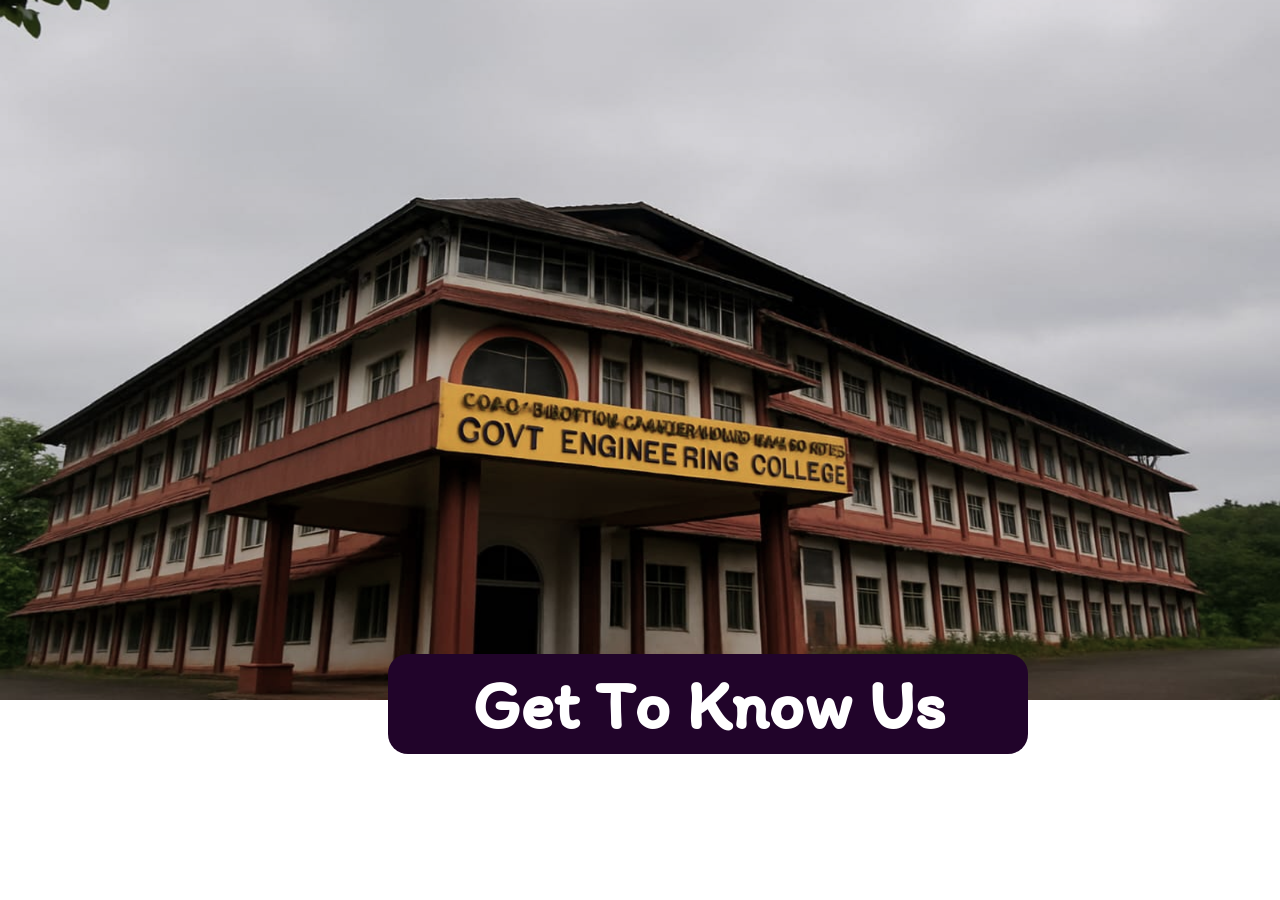
<file: Aboout Us/Canvas/index.html>
<!DOCTYPE html>
<html lang="en">
<head>
    <meta charset="UTF-8">
    <meta name="viewport" content="width=device-width, initial-scale=1.0">
    <title>About Us</title>
    <link rel="stylesheet" href="style.css">
    
</head>
<body>
    <!-- head -->
    <!-- <div class="head">
    <img src="Image/Back.png" alt="backtomenu">
    <h1>About Us</h1>
    </div> -->
    <!-- image -->
     <div class="collegeimg">
        <img src="Image/college.png" alt="college image">
     </div>
     <div class="knowus">
        <h1>Get To Know Us</h1>
    </div>
    <div class="clear"></div>
</body>
</html>
</file>
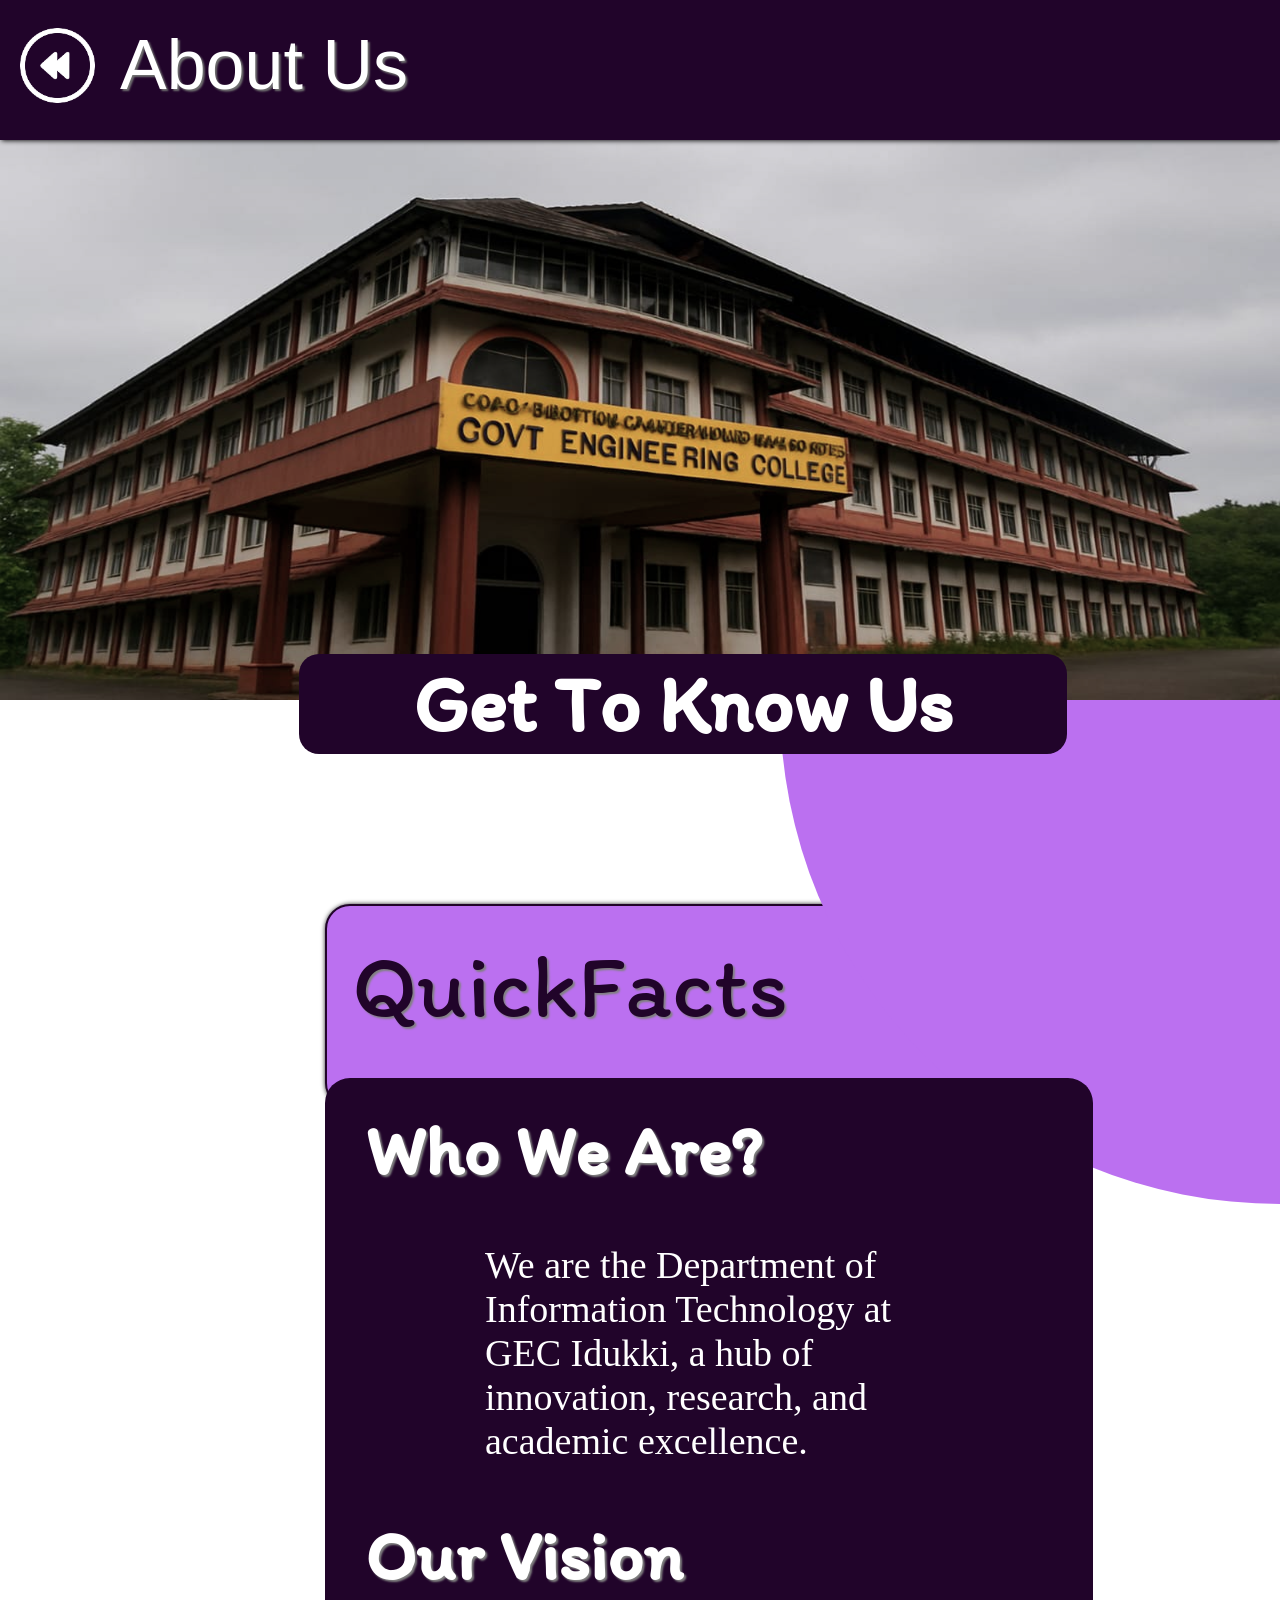
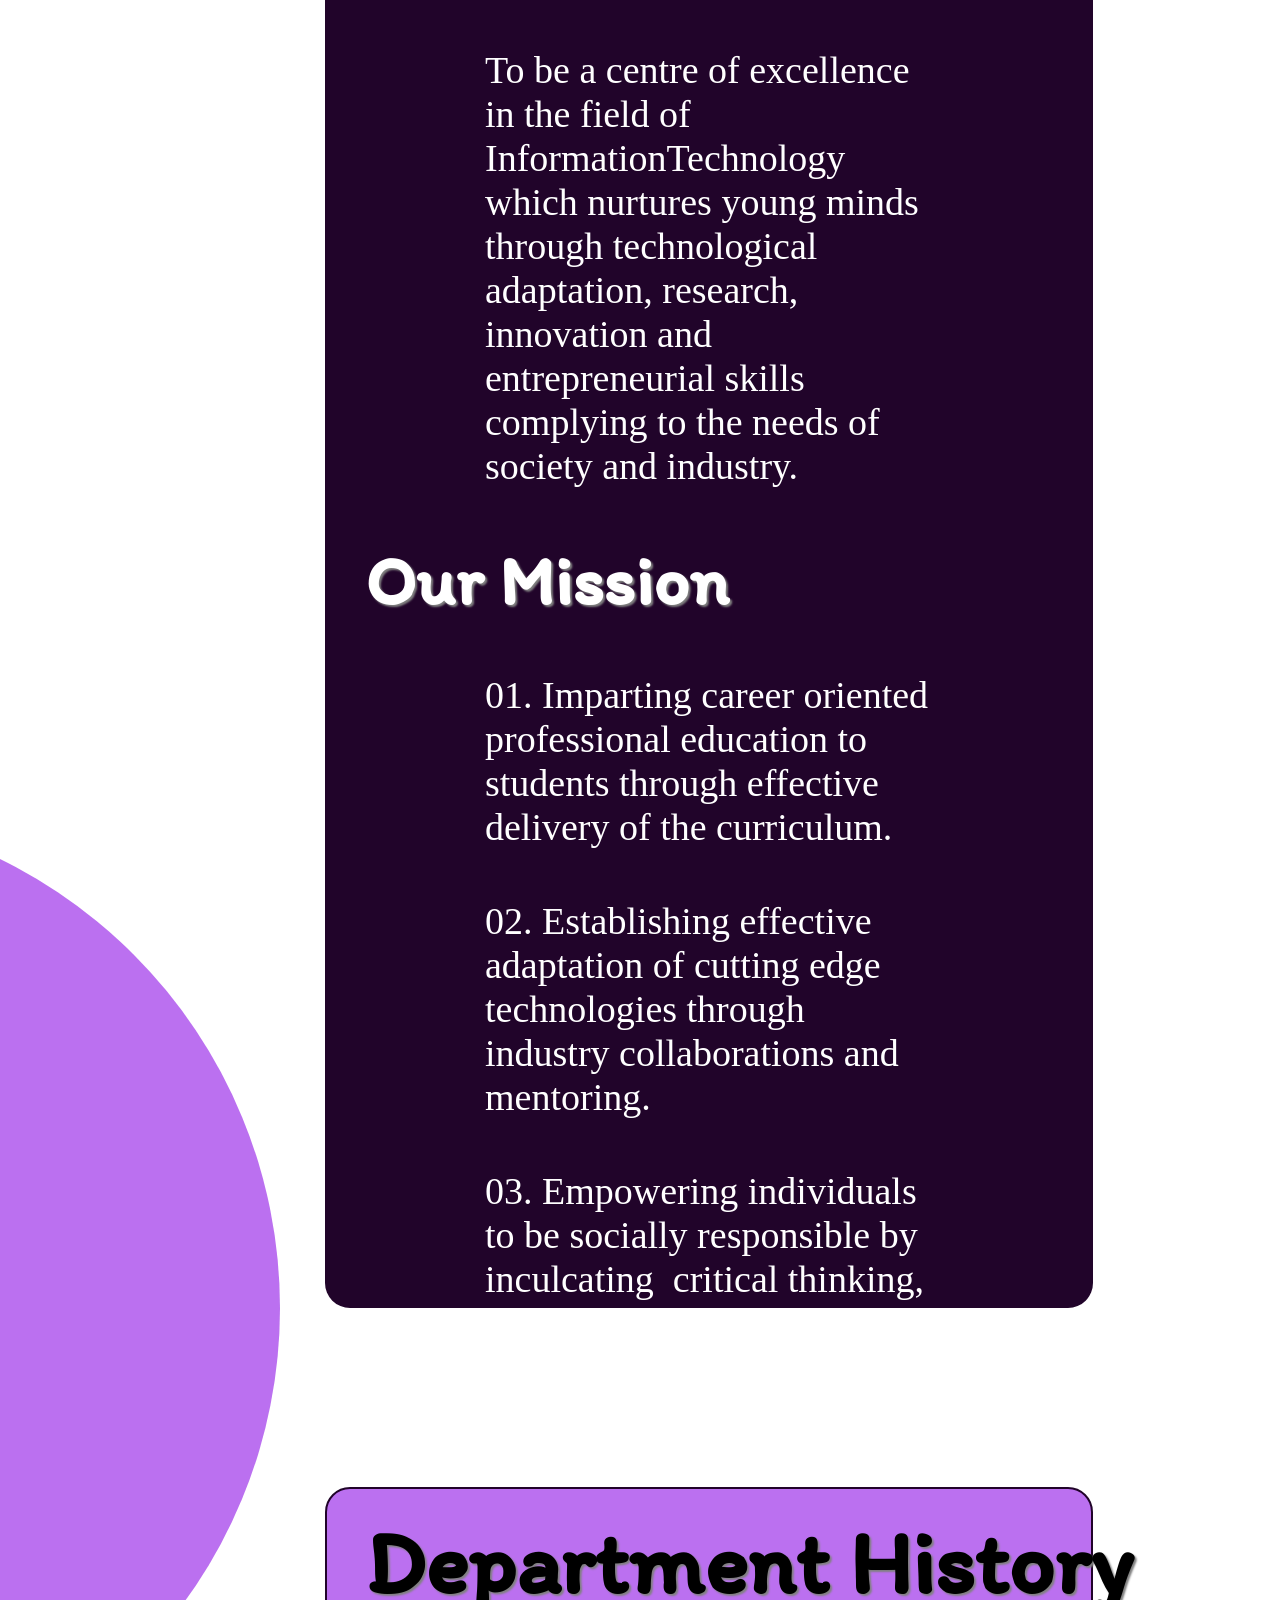
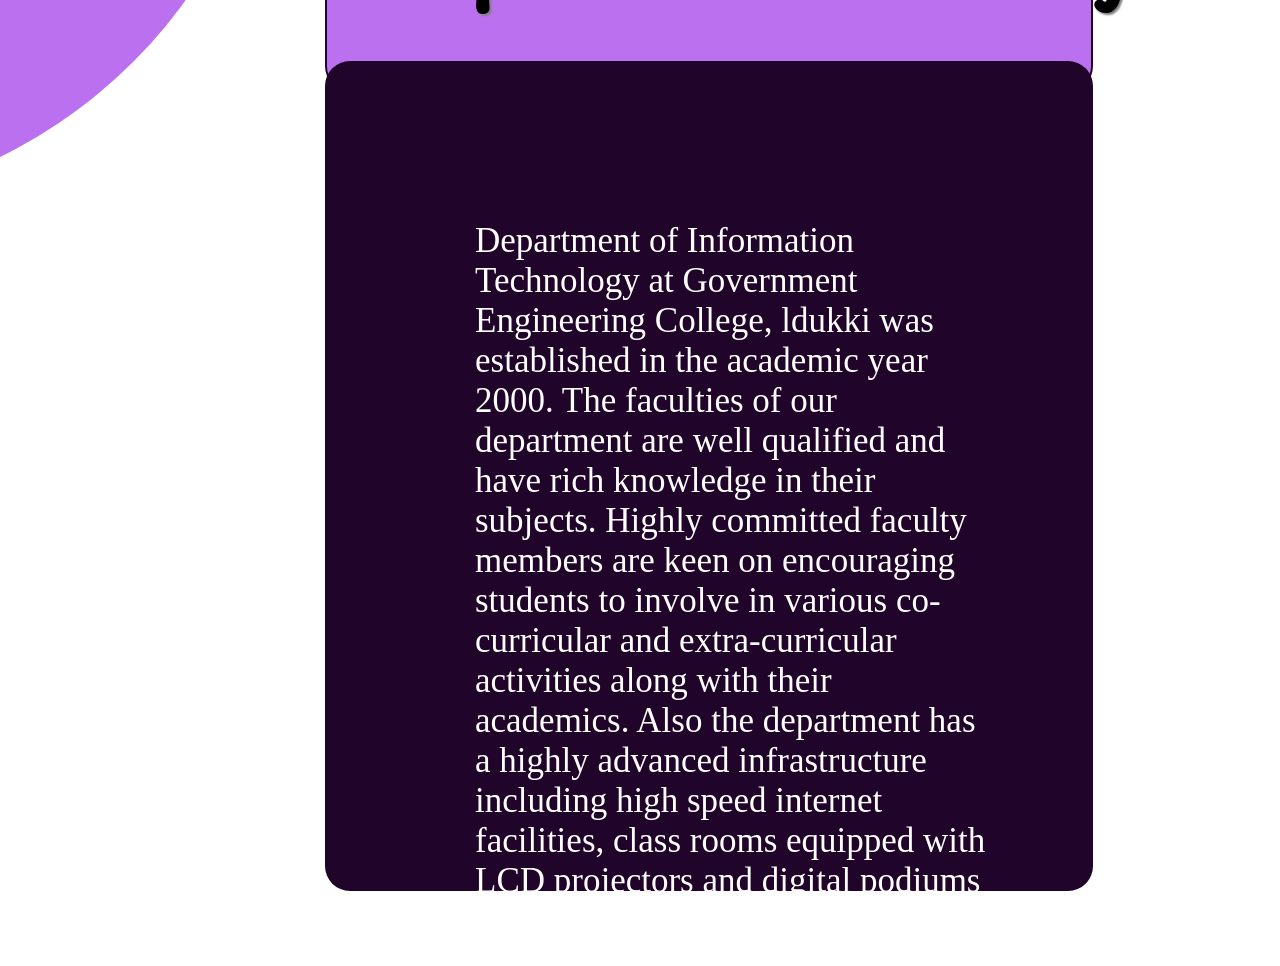
<file: Aboout Us/Content 2/index.html>
<!DOCTYPE html>
<html lang="en">

<head>
    <meta charset="UTF-8">
    <meta name="viewport" content="width=device-width, initial-scale=1.0">
    <title>About Us</title>
    <link rel="stylesheet" href="style.css">

</head>

<body>
    <div id="scale-wrapper">
        <!-- head -->
        <div class="head">
            <img src="Image/Back.png" alt="backtomenu">
            <h1>About Us</h1>
        </div>
        <!-- image -->
        <div class="collegeimg">
            <img src="Image/college.png" alt="college image">
        </div>
        <div class="knowus">
            <h1>Get To Know Us</h1>
        </div>
        <!-- design -->
        <div class="cir"></div>

        <!-- quickfacts -->
        <div class="qfact">
            <div class="head">
                <h1>QuickFacts</h1>
            </div>
            <div class="body">
                <h2>Who We Are?</h2>
                <p>We are the Department of Information Technology at GEC Idukki, a hub of innovation, research, and
                    academic excellence.</p>
                <h2>Our Vision</h2>
                <p>To be a centre of excellence in the field of InformationTechnology which nurtures young minds through
                    technological<br>adaptation, research, innovation and entrepreneurial skills<br>complying to the
                    needs
                    of
                    society and industry.</p>
                <h2>Our Mission</h2>
                <p>01. Imparting career oriented professional education to students through effective delivery of the
                    curriculum.</p>

                <p>02. Establishing effective adaptation of cutting edge technologies through industry collaborations
                    and
                    mentoring.</p>

                <p>03. Empowering individuals to be socially responsible by inculcating  critical thinking, innovation
                    and
                    ethical values.</p>
            </div>
        </div>
        <!-- design -->
        <div class="cir2"></div>

        <!-- quickfacts -->
        <div class="qfact">
            <h1 id="dh">Department History</h1>
            <div class="head1"></div>
            <div class="body1">

                <p id="dhp">Department of Information Technology at Government Engineering College, ldukki was
                    established in the
                    academic year 2000. The faculties of our department are well qualified and have rich knowledge in
                    their
                    subjects. Highly committed faculty members are keen on encouraging students to involve in various
                    co-curricular and extra-curricular activities along with their academics. Also the department has a
                    highly advanced infrastructure including high speed internet facilities, class rooms equipped with
                    LCD
                    projectors and digital podiums</p>

            </div>
        </div>
        <div class="clear"></div>
    </div>
 

</body>

</html>
</file>
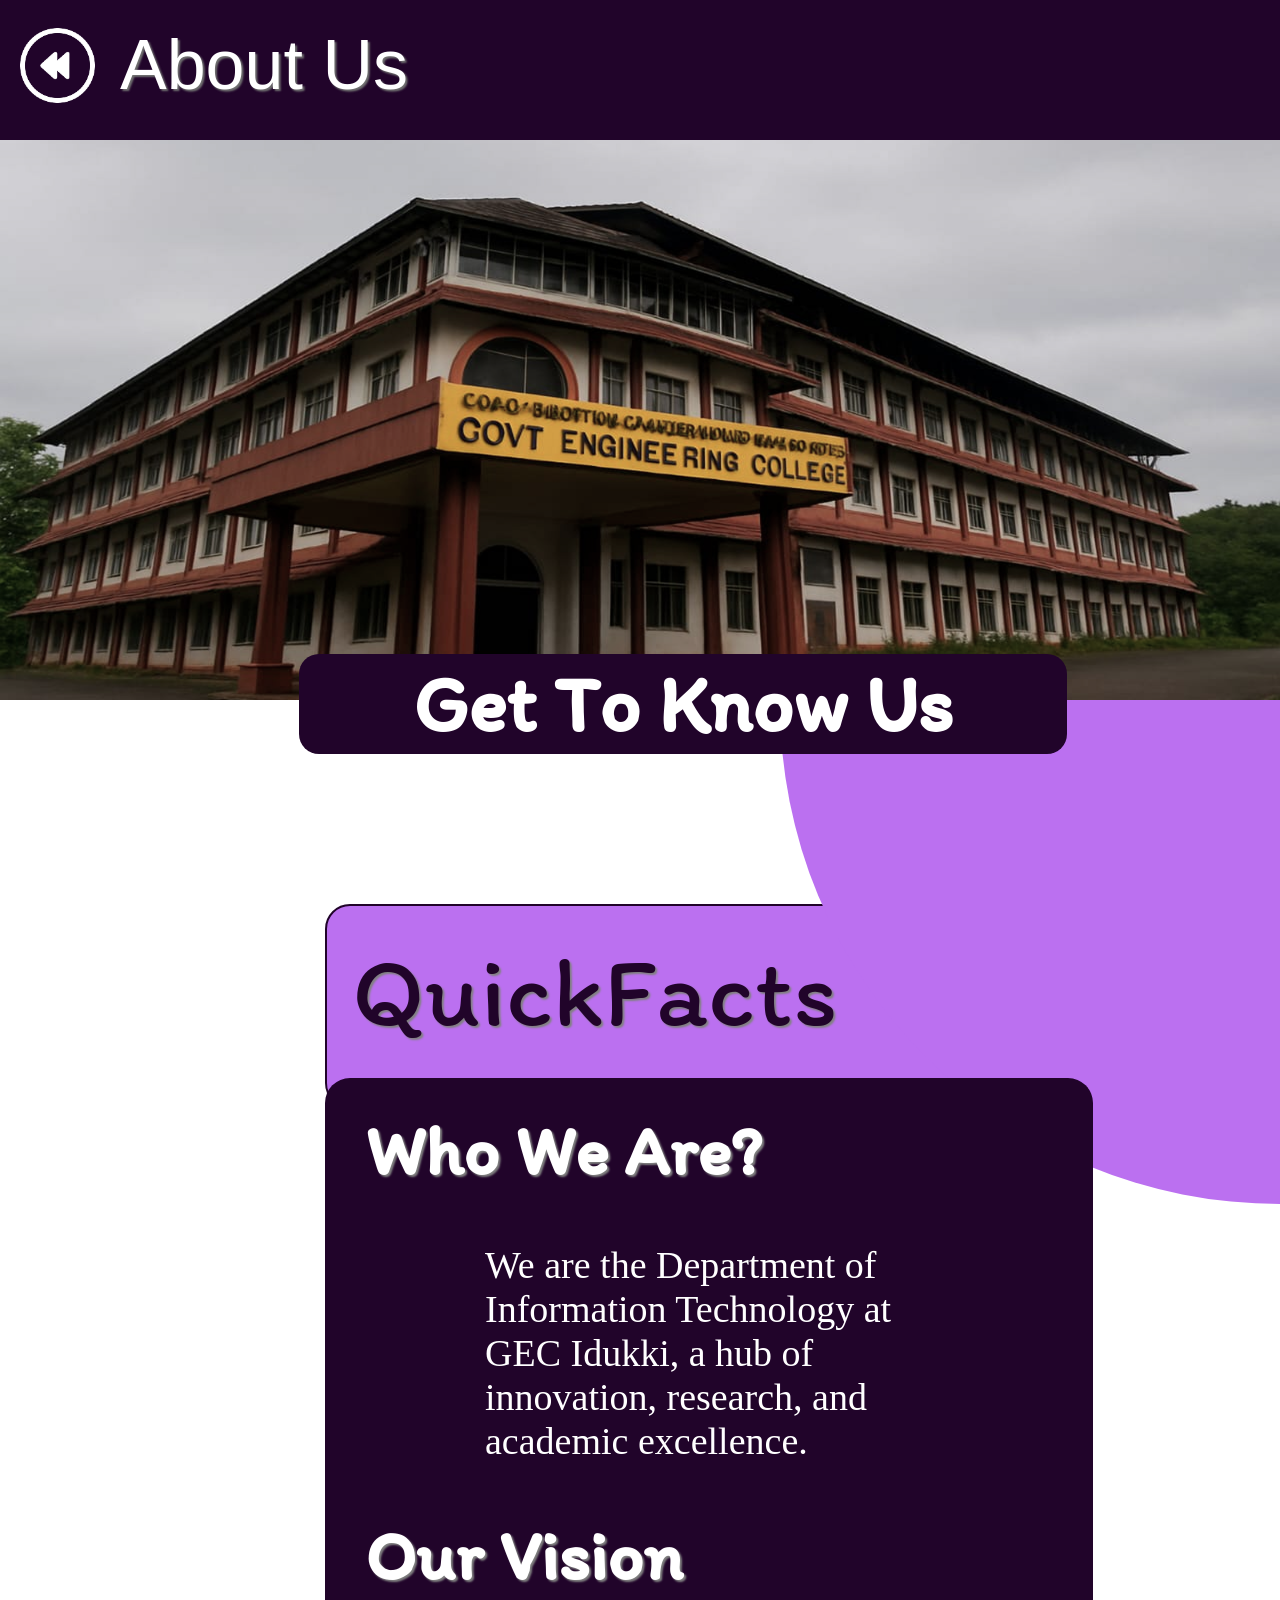
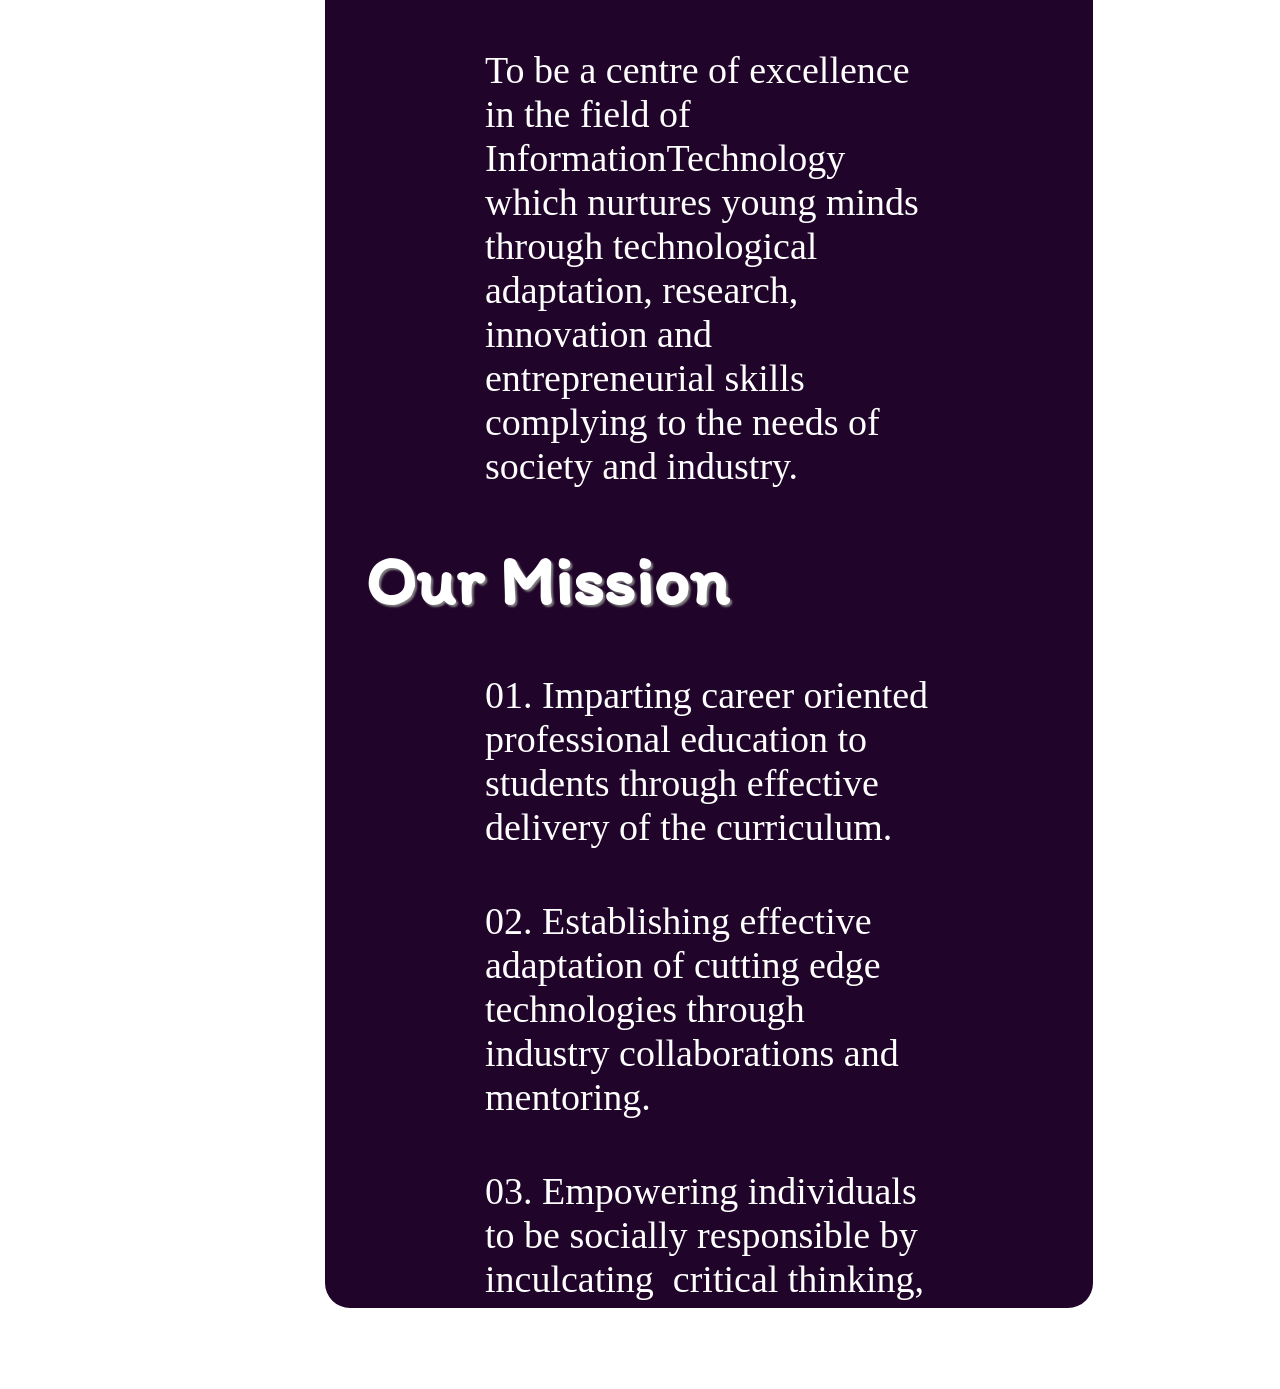
<file: Aboout Us/Content/index.html>
<!DOCTYPE html>
<html lang="en">

<head>
    <meta charset="UTF-8">
    <meta name="viewport" content="width=device-width, initial-scale=1.0">
    <title>About Us</title>
    <link rel="stylesheet" href="style.css">

</head>

<body>
    <!-- head -->
    <div class="head">
        <a href="../../homepage/index.html">
        <img src="Image/Back.png" alt="backtomenu">
        <h1>About Us</h1></a>
    </div>
    <!-- image -->
    <div class="collegeimg">
        <img src="Image/college.png" alt="college image">
    </div>
    <div class="knowus">
        <h1>Get To Know Us</h1>
    </div>
    <!-- design -->
    <div class="cir"></div>

    <!-- quickfacts -->
    <div class="qfact">
        <div class="head">
            <h1>QuickFacts</h1>
        </div>
        <div class="body">
            <h2>Who We Are?</h2>
            <p>We are the Department of Information Technology at GEC Idukki, a hub of innovation, research, and
                academic excellence.</p>
            <h2>Our Vision</h2>
            <p>To be a centre of excellence in the field of InformationTechnology which nurtures young minds through
                technological<br>adaptation, research, innovation and entrepreneurial skills<br>complying to the needs of
                society and industry.</p>
                 <h2>Our Mission</h2>
            <p>01. Imparting career oriented professional education to students through effective delivery of the curriculum.</p>

<p>02. Establishing effective adaptation of cutting edge technologies through industry collaborations and mentoring.</p>

<p>03. Empowering individuals to be socially responsible by inculcating  critical thinking, innovation and ethical values.</p>
        </div>
    </div>
    <div class="clear"></div>
</body>

</html>
</file>
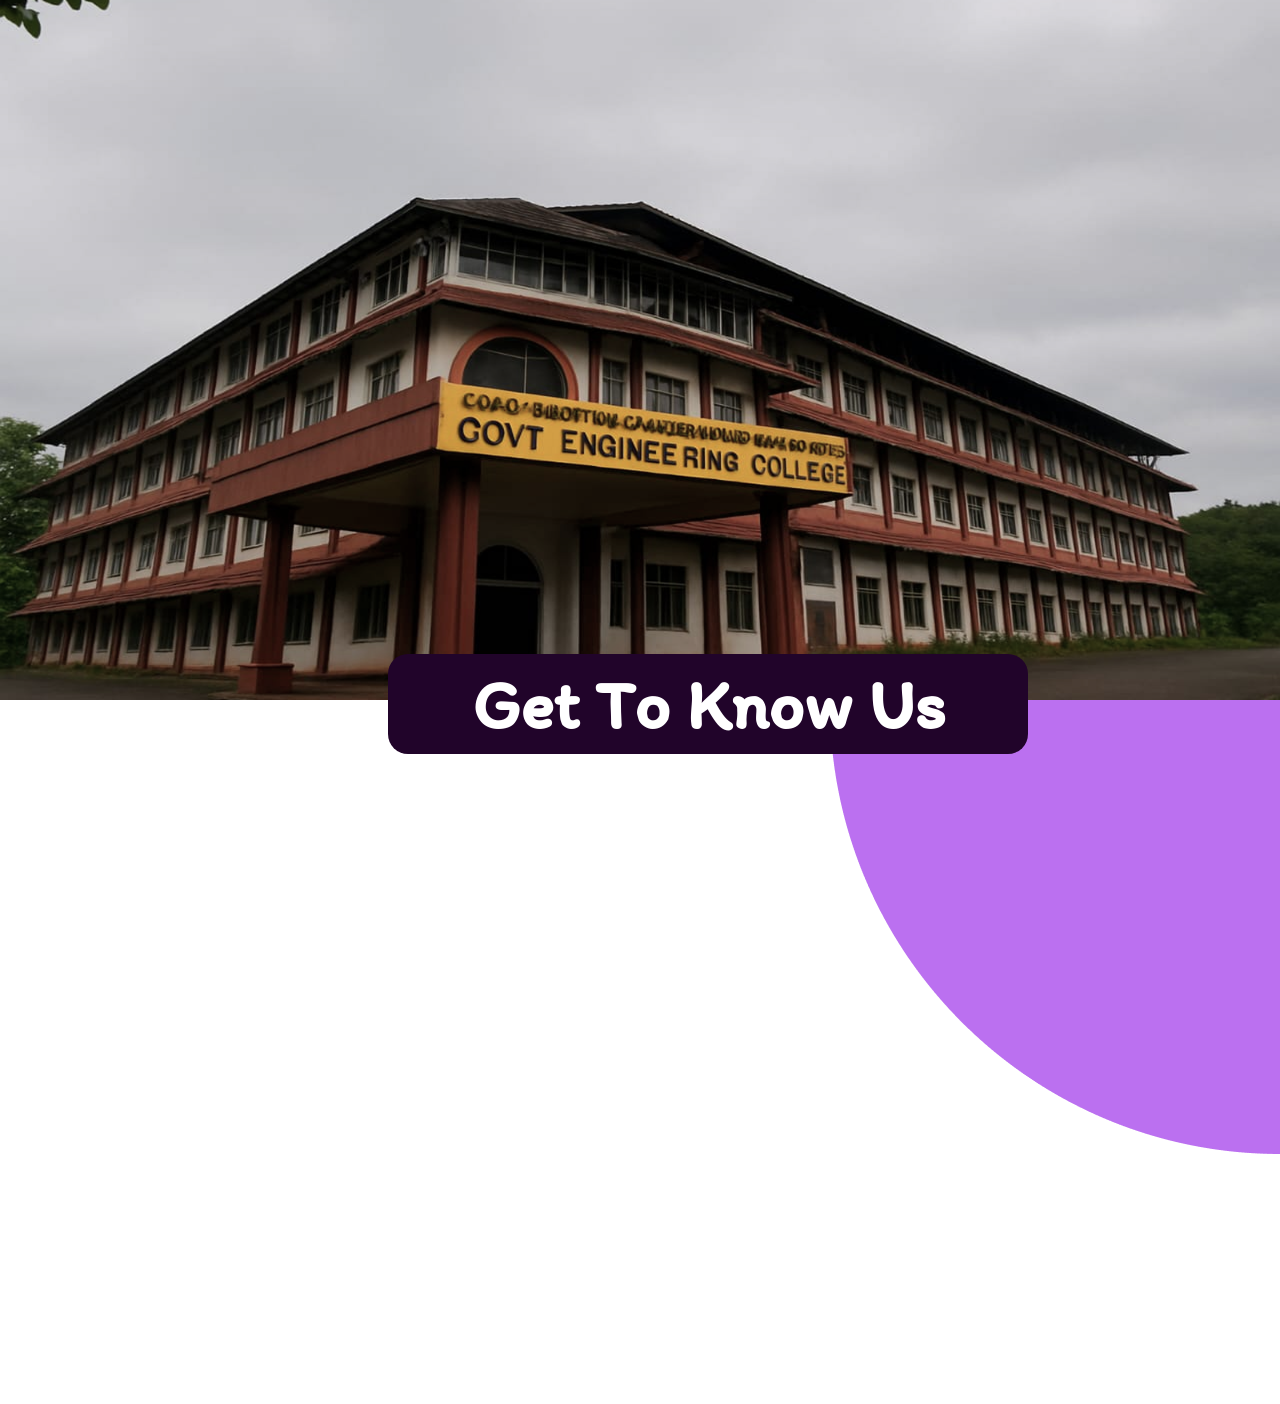
<file: Aboout Us/Design/index.html>
<!DOCTYPE html>
<html lang="en">
<head>
    <meta charset="UTF-8">
    <meta name="viewport" content="width=device-width, initial-scale=1.0">
    <title>About Us</title>
    <link rel="stylesheet" href="style.css">
    
</head>
<body>
    <!-- head -->
    <!-- <div class="head">
    <img src="Image/Back.png" alt="backtomenu">
    <h1>About Us</h1>
    </div> -->
    <!-- image -->
     <div class="collegeimg">
        <img src="Image/college.png" alt="college image">
     </div>
     <div class="knowus">
        <h1>Get To Know Us</h1>
    </div>
    <!-- design -->
     <div class="cir"><img src="Image/Circle.png" alt="bg"></div>
    <div class="clear"></div>
  
</body>
</html>
</file>
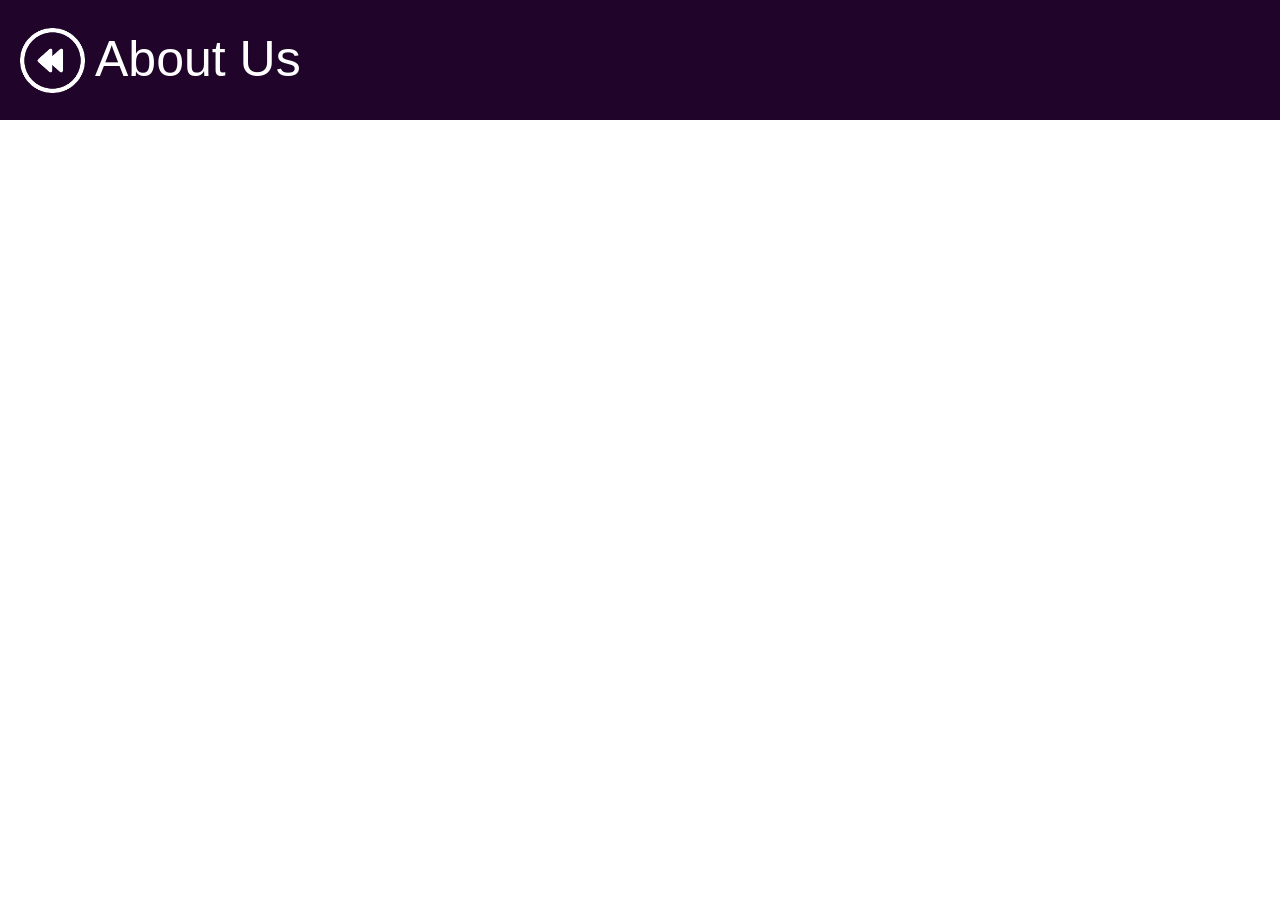
<file: Aboout Us/header/index.html>
<!DOCTYPE html>
<html lang="en">
<head>
    <meta charset="UTF-8">
    <meta name="viewport" content="width=device-width, initial-scale=1.0">
    <title>About Us</title>
    <link rel="stylesheet" href="style.css">
</head>
<body>
    <div class="head">
    <img src="Image/Back.png" alt="backtomenu">
    <h1>About Us</h1>
    </div>
    <div class="clear"></div>
</body>
</html>
</file>
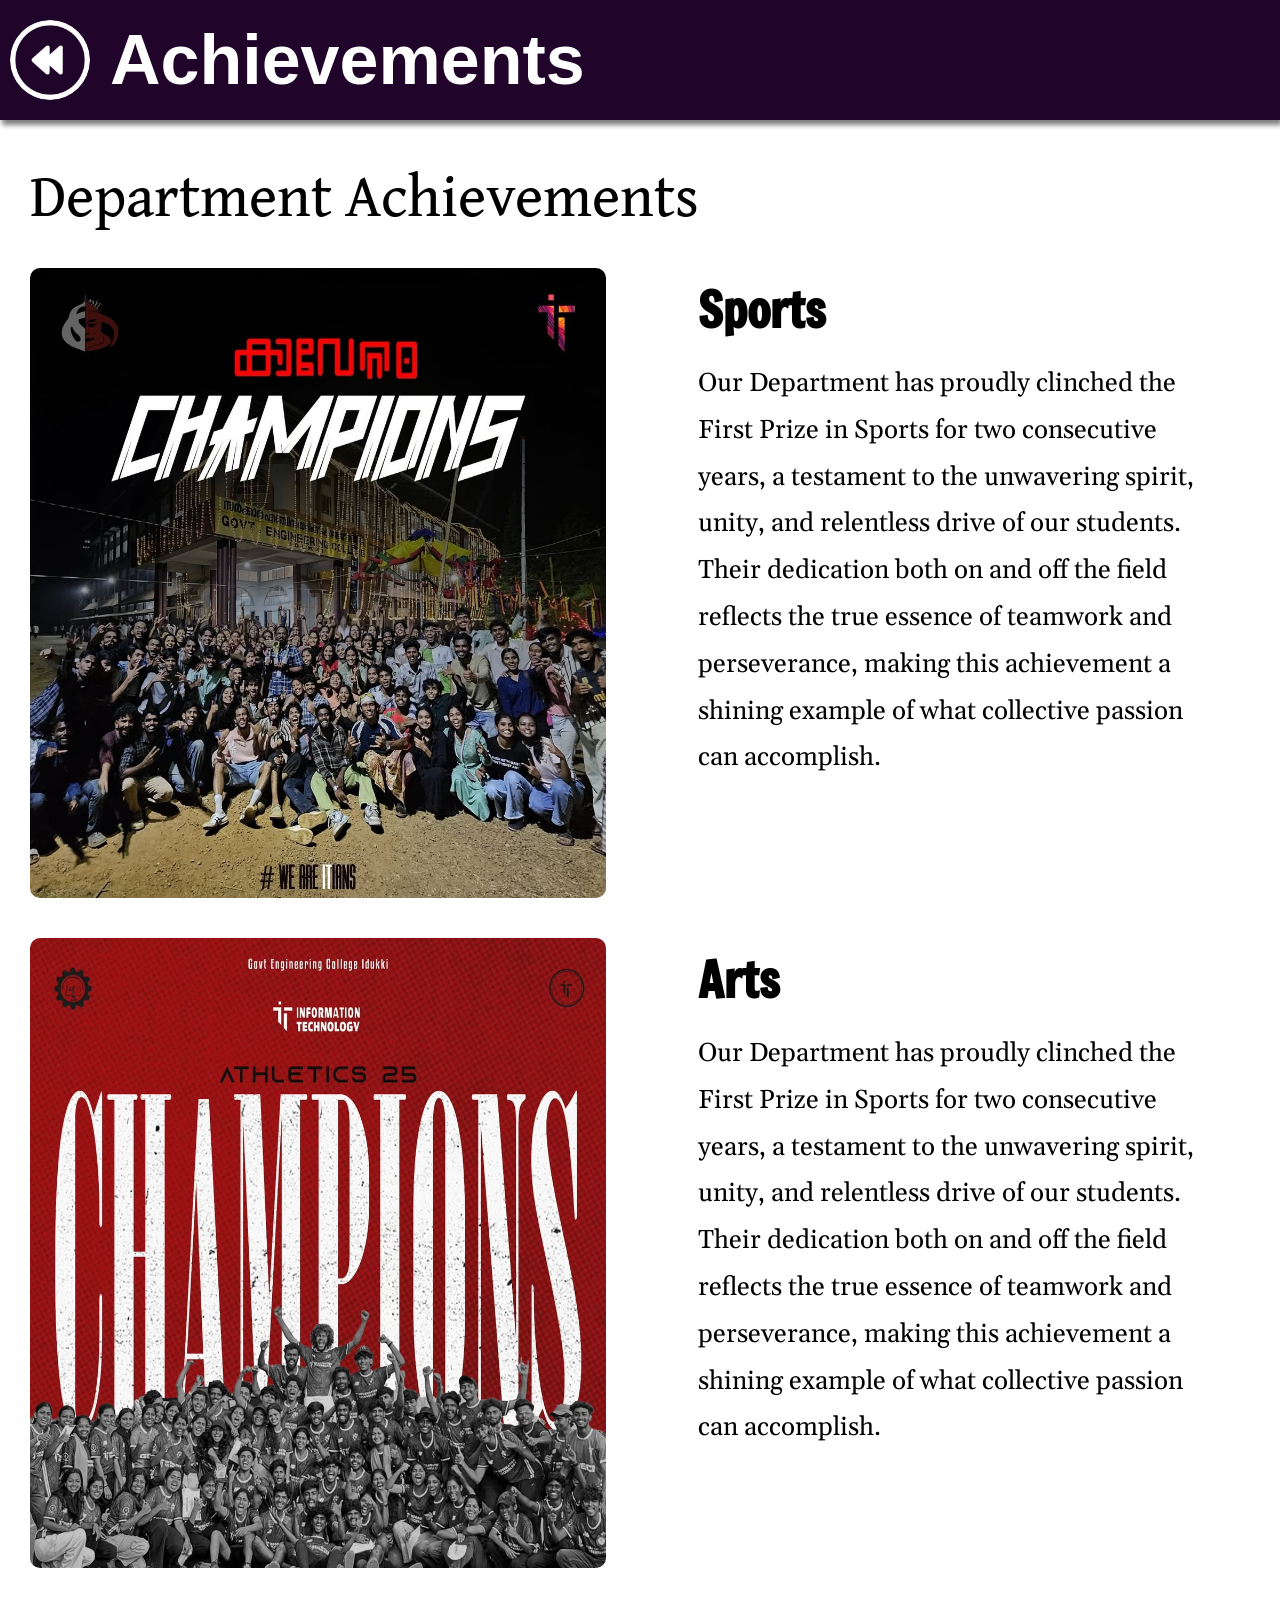
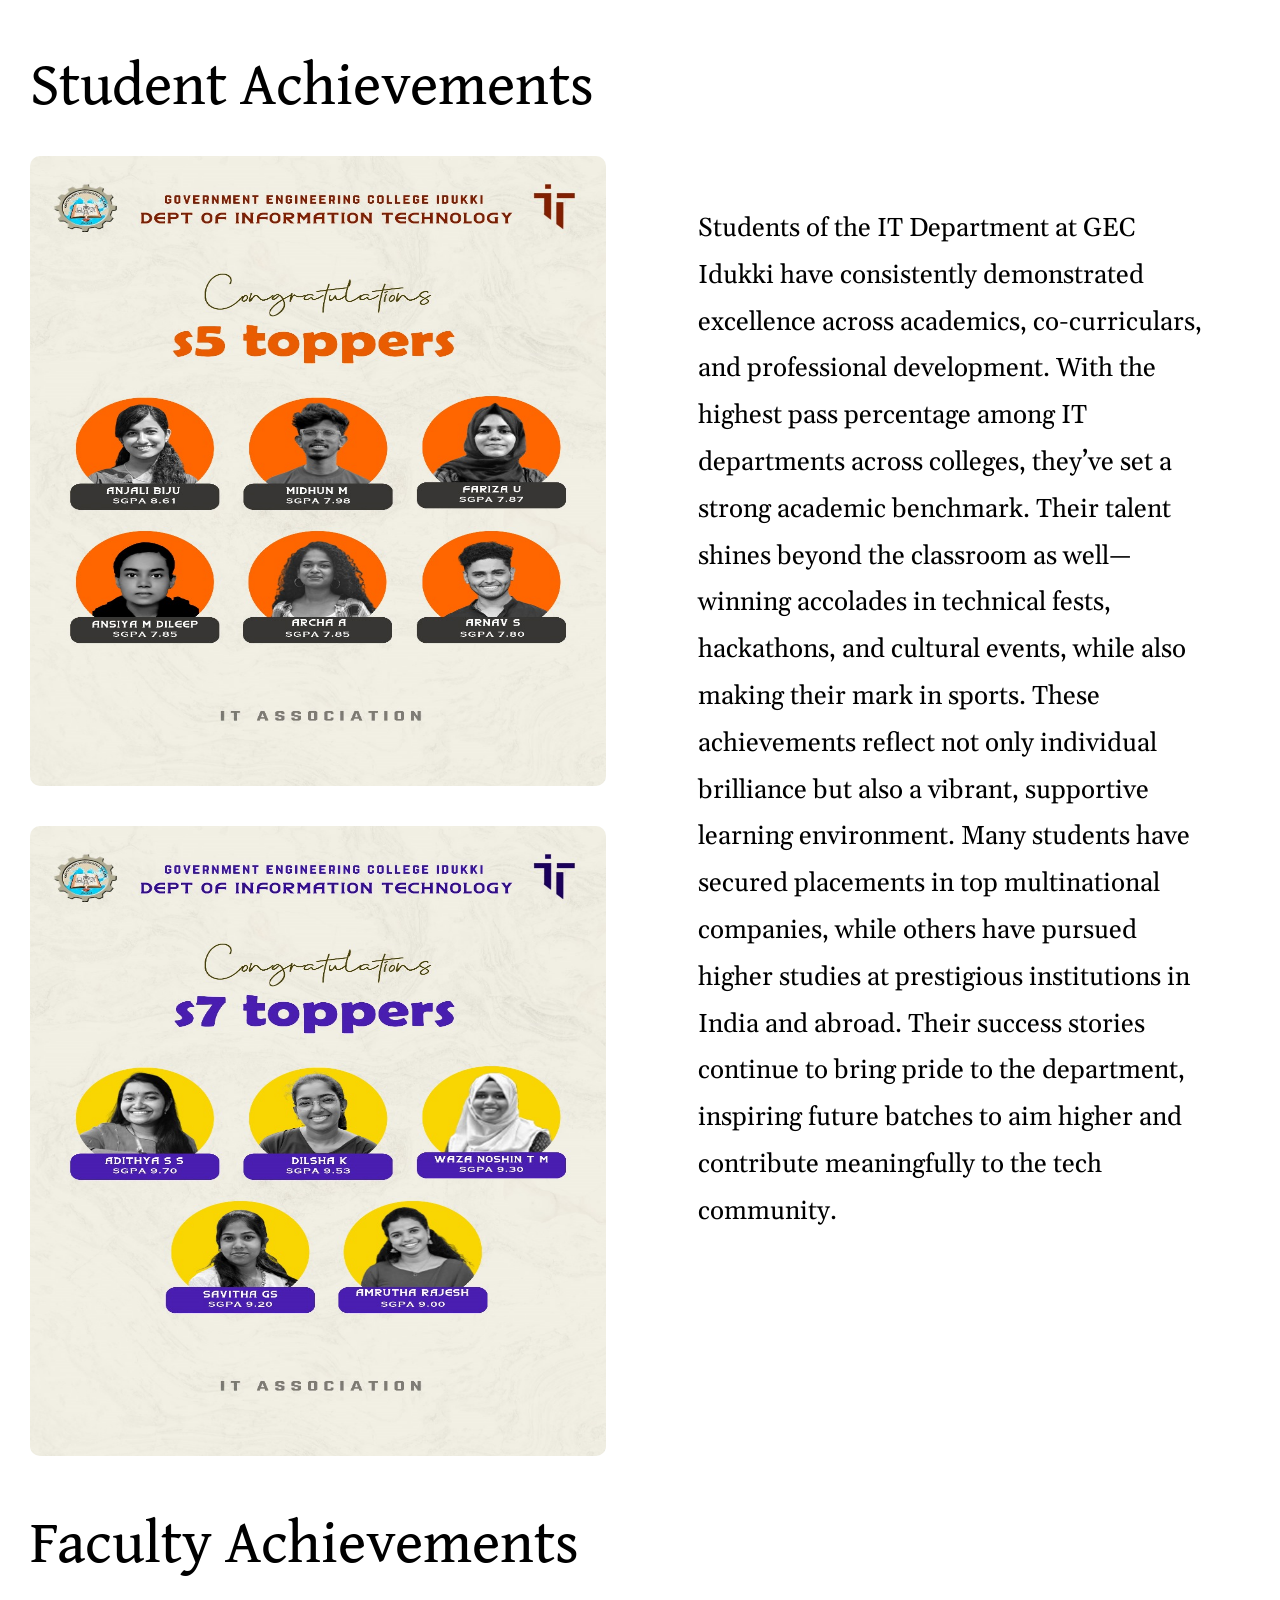
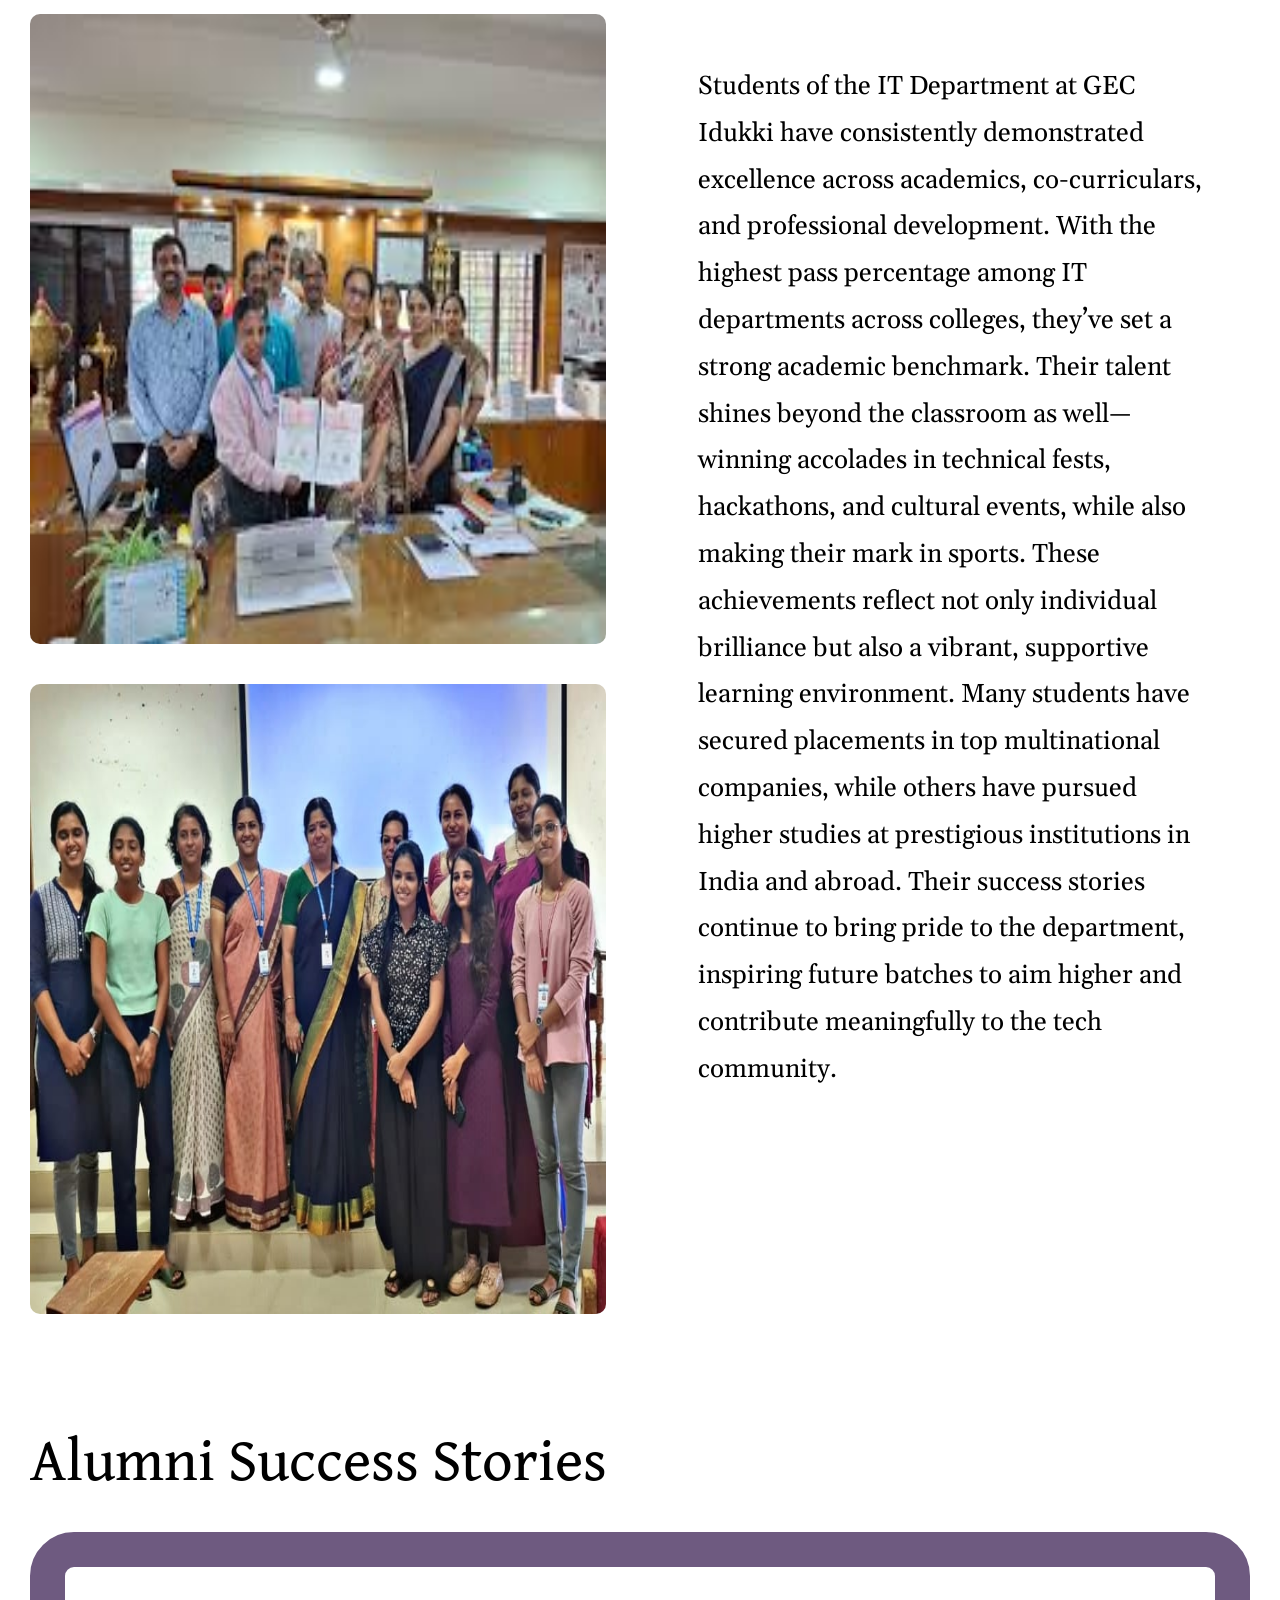
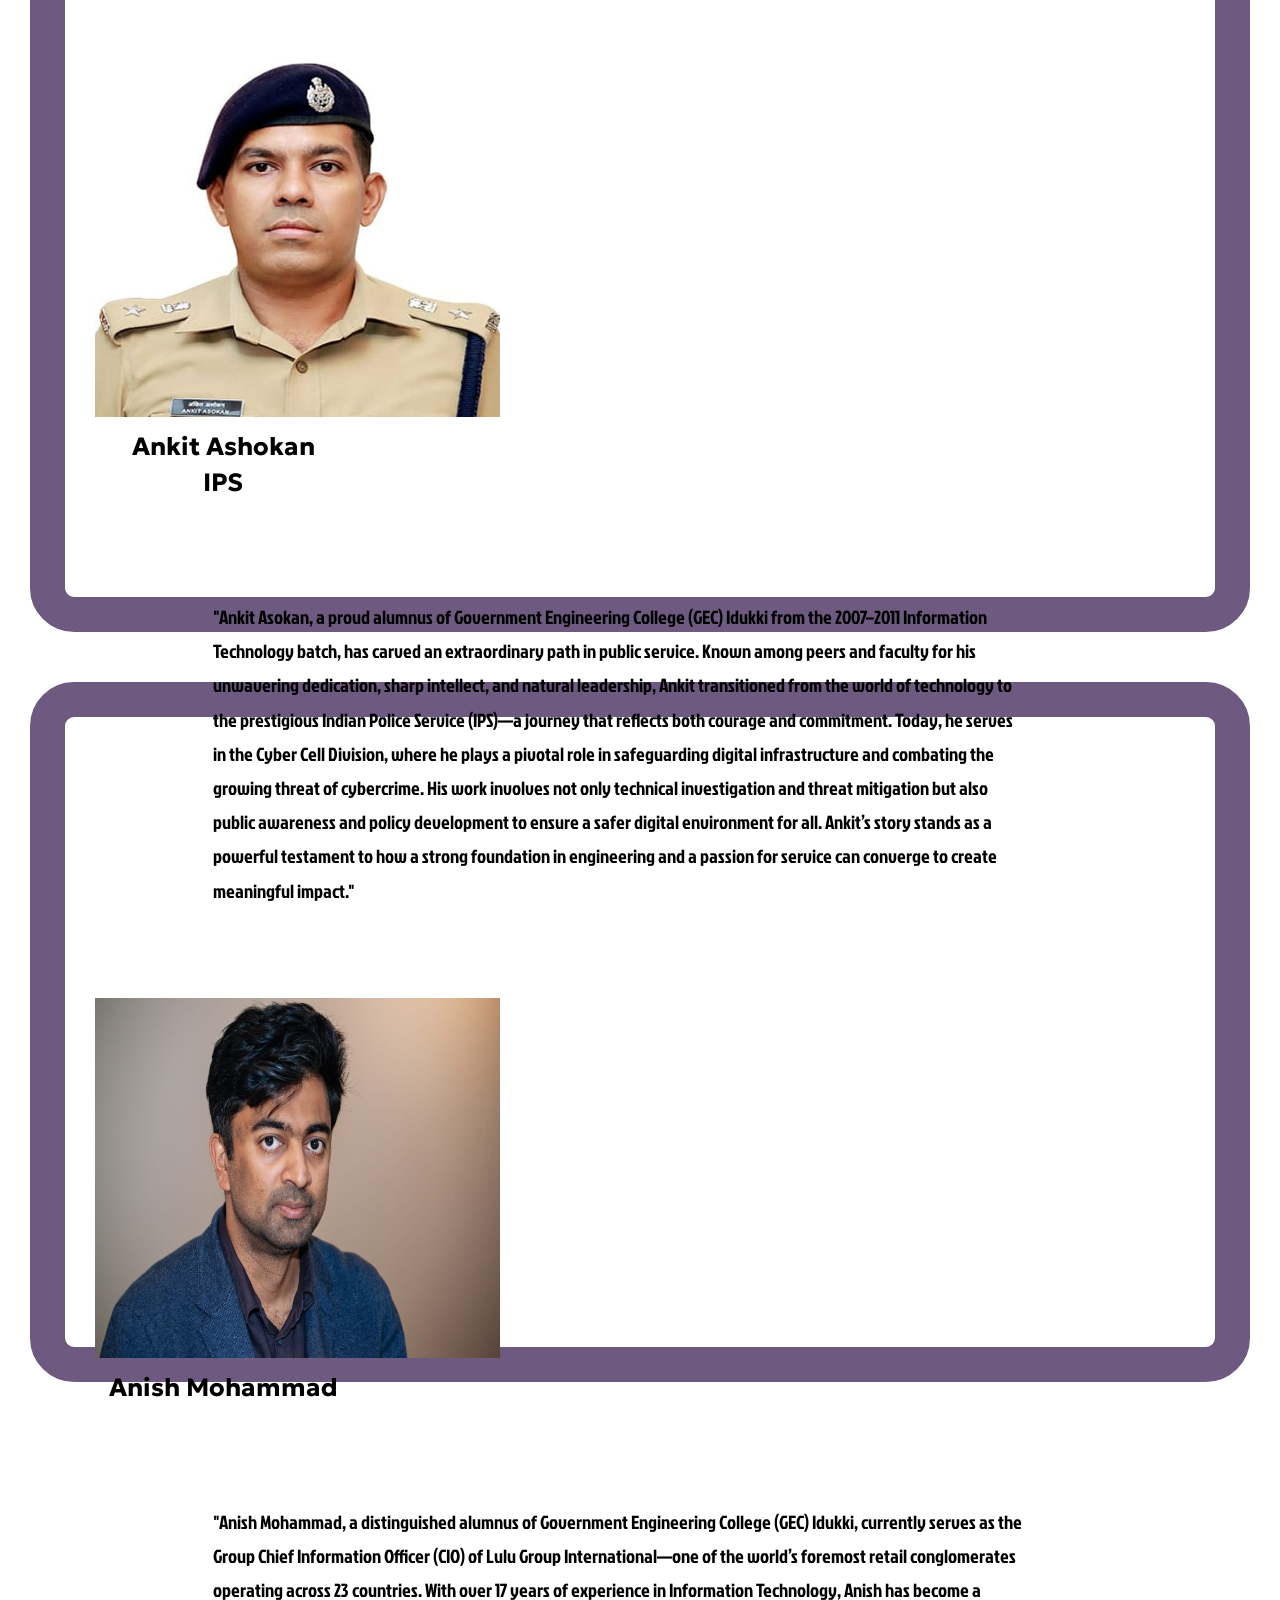
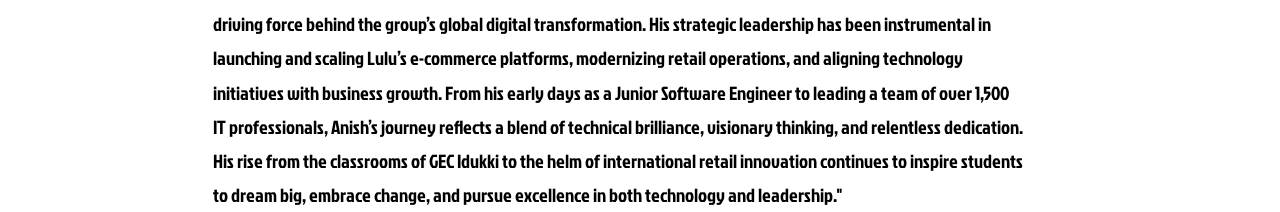
<file: achievements.html>
<!DOCTYPE html>
<html lang="en">

<head>
    <meta charset="UTF-8">
    <meta name="viewport" content="width=device-width, initial-scale=1.0">
    <title>Achievements</title>
    <link rel="stylesheet" href="achievements.css">
</head>

<body>
    <!-- header -->
    <header>
        <div class="page-header">
            <div class="back-button">
                <a href=""><img src="images/backward-icon.png" alt="backward-icon"></a>
            </div>
            <div class="page-heading">
                <h1>Achievements</h1>
            </div>

        </div>
    </header>
    <!-- page-body -->
    <div class="page-body">
        <div class="body-header">
            <h2>Department Achievements</h2>
        </div>
        <div class="cards">
            <div class="card-img">
                <img src="images/Sports.jpeg" alt="Sports image" onclick="openModal(this)">
            </div>
            <div class="card-body">
                <div class="card-head">
                    <h3>Sports</h3>
                </div>
                <div class="card-para">
                    <p>Our Department has proudly clinched the First Prize in Sports for two consecutive years, a
                        testament to the unwavering spirit, unity, and relentless drive of our students. Their
                        dedication both on and off the field reflects the true essence of teamwork and perseverance,
                        making this achievement a shining example of what collective passion can accomplish.
                    </p>
                </div>
            </div>
            <div class="clear"></div>
        </div>
        <div class="cards">
            <div class="card-img">
                <img src="images/Arts.jpeg" alt="Arts image" onclick="openModal(this)">
            </div>
            <div class="card-body">
                <div class="card-head">
                    <h3>Arts</h3>
                </div>
                <div class="card-para">
                    <p>Our Department has proudly clinched the First Prize in Sports for two consecutive years, a
                        testament to the unwavering spirit, unity, and relentless drive of our students. Their
                        dedication both on and off the field reflects the true essence of teamwork and perseverance,
                        making this achievement a shining example of what collective passion can accomplish.
                    </p>
                </div>
            </div>
            <div class="clear"></div>
        </div>
        <div class="body-header">
            <h2>Student Achievements</h2>
        </div>
        <div class="achievement-cards">
            <div class="achievement-img">
                <img src="images/s5_toppers.jpeg" alt="S5 Toppers" onclick="openModal(this)">
            </div>
            <div class="achievement-para">
                <p>Students of the IT Department at GEC Idukki have consistently demonstrated excellence across
                    academics, co-curriculars, and professional development. With the highest pass percentage among IT
                    departments across colleges, they’ve set a strong academic benchmark. Their talent shines beyond the
                    classroom as well—winning accolades in technical fests, hackathons, and cultural events, while also
                    making their mark in sports. These achievements reflect not only individual brilliance but also a
                    vibrant, supportive learning environment. Many students have secured placements in top multinational
                    companies, while others have pursued higher studies at prestigious institutions in India and abroad.
                    Their success stories continue to bring pride to the department, inspiring future batches to aim
                    higher and contribute meaningfully to the tech community.
                </p>
            </div>
            <div class="achievement-img">
                <img src="images/s7_toppers.jpeg" alt="S7 Toppers" onclick="openModal(this)">
            </div>

        </div>
        <div class="body-header">
            <h2>Faculty Achievements</h2>
        </div>
        <div class="achievement-cards">
            <div class="achievement-img">
                <img src="images/faculty2.jpg" alt="Faculty achievement" onclick="openModal(this)">
            </div>
            <div class="achievement-para">
                <p>Students of the IT Department at GEC Idukki have consistently demonstrated excellence across
                    academics, co-curriculars, and professional development. With the highest pass percentage among IT
                    departments across colleges, they’ve set a strong academic benchmark. Their talent shines beyond the
                    classroom as well—winning accolades in technical fests, hackathons, and cultural events, while also
                    making their mark in sports. These achievements reflect not only individual brilliance but also a
                    vibrant, supportive learning environment. Many students have secured placements in top multinational
                    companies, while others have pursued higher studies at prestigious institutions in India and abroad.
                    Their success stories continue to bring pride to the department, inspiring future batches to aim
                    higher and contribute meaningfully to the tech community.
                </p>
            </div>
            <div class="achievement-img">
                <img src="images/faculty1.jpg" alt="Faculty achievement" onclick="openModal(this)">
            </div>
            <div class="clear"></div>
        </div>
        <div class="body-header">
            <h2>Alumni Success Stories</h2>
        </div>
        <div class="alumni-card">
            <div class="alumni-in">
                <div class="alumni-profile">
                    <img src="images/Ankit_Ashokan.jpeg" alt="Ankit Ashokan" onclick="openModal(this)">
                    <h3>Ankit Ashokan</h3>
                    <h4>IPS</h4>
                </div>
                <div class="alumni-story">
                    <p>"Ankit Asokan, a proud alumnus of Government Engineering College (GEC) Idukki from the 2007–2011
                        Information Technology batch, has carved an extraordinary path in public service. Known among
                        peers and faculty for his unwavering dedication, sharp intellect, and natural leadership, Ankit
                        transitioned from the world of technology to the prestigious Indian Police Service (IPS)—a
                        journey that reflects both courage and commitment. Today, he serves in the Cyber Cell Division,
                        where he plays a pivotal role in safeguarding digital infrastructure and combating the growing
                        threat of cybercrime. His work involves not only technical investigation and threat mitigation
                        but also public awareness and policy development to ensure a safer digital environment for all.
                        Ankit’s story stands as a powerful testament to how a strong foundation in engineering and a
                        passion for service can converge to create meaningful impact."</p>
                </div>
            </div>
        </div>
        <div class="alumni-card">
            <div class="alumni-profile">
                <img src="images/Anish_Mohammad.jpeg" alt="Anish Mohammad" onclick="openModal(this)">
                <h3>Anish Mohammad</h3>
            </div>
            <div class="alumni-story">
                <p>"Anish Mohammad, a distinguished alumnus of Government Engineering College (GEC) Idukki, currently
                    serves as the Group Chief Information Officer (CIO) of Lulu Group International—one of the world’s
                    foremost retail conglomerates operating across 23 countries. With over 17 years of experience in
                    Information Technology, Anish has become a driving force behind the group’s global digital
                    transformation. His strategic leadership has been instrumental in launching and scaling Lulu’s
                    e-commerce platforms, modernizing retail operations, and aligning technology initiatives with
                    business growth. From his early days as a Junior Software Engineer to leading a team of over 1,500
                    IT professionals, Anish’s journey reflects a blend of technical brilliance, visionary thinking, and
                    relentless dedication. His rise from the classrooms of GEC Idukki to the helm of international
                    retail innovation continues to inspire students to dream big, embrace change, and pursue excellence
                    in both technology and leadership."</p>
            </div>
        </div>
    </div>
    <!-- For image viewing -->
    <div id="imageModal" class="modal" onclick="closeModal()">
        <span class="close">&times;</span>
        <img class="modal-content" id="modalImg">
    </div>
    <script src="project.js"></script>
</body>

</html>
</file>
<file: Aboout Us/Canvas/style.css>
@import url('https://fonts.googleapis.com/css2?family=Bangers&family=Caveat:wght@400..700&family=Chilanka&family=Itim&family=Knewave&family=Luckiest+Guy&family=Nosifer&family=Playwrite+AU+QLD:wght@100..400&display=swap');

* {
    margin: 0%;
}

.itim-regular {
    font-family: "Itim", cursive;
    font-weight: 400;
    font-style: normal;
}


/* Head */
/* .head{
    background-color: #21042A;
    height: 140px;
   z-index: 2;
   position: fixed;
   width: 100vw;

}
.head img{
   float: left;
   width:75px;
   height: 75px;
  text-align: center;
  margin-top: 28px;
  margin-left: 20px;

  
}
.head img:hover{
 
      filter: brightness(0.5);
    text-shadow: 2px 2px 2px white;
    transition: ease-in;
    cursor: pointer;
}
.head h1{
    display: inline-block;
    float: left;
    text-align: center;
    margin-top: 25px;
    font-size: 70px;
    margin-left: 25px;
    color: white;
    font-family: Impact, Haettenschweiler, 'Arial Narrow Bold', sans-serif;
    font-weight: normal;
} */
/* college */
.collegeimg {
    position: relative;
  
}

.collegeimg img {
    width: 100vw;
    height: 700px;
    float: both;
    display: inline-block;
}

.knowus {
    height: 100px;
    background-color: #21042A;
    width: 50%;
    border-radius: 20px;
    margin-left: 350px;
    z-index: 1;
    margin-bottom: 100px;
    display: inline-block;
    position: absolute;
   
    left: 28%;
    
    transform: translate(-50%, -50%);
 

    text-align: center;
    display: flex;
    align-items: center;
    justify-content: center;

}

.knowus h1 {
    font-size: 70px;
    text-align: center;
    font-family: Itim;
    color: white;

}

.clear {
    clear: both;
}
</file>
<file: Aboout Us/Content 2/style.css>
@import url('https://fonts.googleapis.com/css2?family=Bangers&family=Caveat:wght@400..700&family=Chilanka&family=Itim&family=Knewave&family=Luckiest+Guy&family=Nosifer&family=Playwrite+AU+QLD:wght@100..400&display=swap');

* {
    margin: 0%;
    font-family: Cambria, Cochin, Georgia, Times, 'Times New Roman', serif;
}
html, body {
  overflow-x: hidden;
}


.itim-regular {
    font-family: "Itim", cursive;
    font-weight: 400;
    font-style: normal;
}


/* Head */
.head{
    background-color: #21042A;
    height: 140px;
    z-index: 3;
    position: fixed;
    width: 100vw;
    box-shadow: 0.5px 0.5px 5px black;

}
.head img{
   float: left;
   width:75px;
   height: 75px;
  text-align: center;
  margin-top: 28px;
  margin-left: 20px;

  
}
.head img:hover{
 
      filter: brightness(0.5);
    text-shadow: 2px 2px 2px white;
    transition: ease-in;
    cursor: pointer;
}
.head h1{
    display: inline-block;
    float: left;
    text-align: center;
    margin-top: 25px;
    font-size: 70px;
    margin-left: 25px;
    color: white;
    font-family: Impact, Haettenschweiler, 'Arial Narrow Bold', sans-serif;
    font-weight: normal;
    text-shadow: 2px 2px 2px rgb(113, 113, 113);
}
/* college */
.collegeimg {
    position: relative;
    z-index: 1;
  
}

.collegeimg img {
    width: 100vw;
    height: 700px;
    float: both;
    display: inline-block;

   
}

.knowus {
    height: 100px;
    background-color: #21042A;
    width: 60%;
    border-radius: 20px;
    margin-left: 325px;
    z-index: 1;
    margin-bottom: 100px;
    display: inline-block;
    position: absolute;
   
    left: 28%;
    
    transform: translate(-50%, -50%);
 

    text-align: center;
    display: flex;
    align-items: center;
    justify-content: center;

}

.knowus h1 {
    font-size: 80px;
    text-align: center;
    font-family: Itim;
    color: white;
   

}
/* design */
.cir{
    height:1000px;
    width:1000px;
    background-color: #BB70F0;
    border-radius: 50%;
   float: right;
   position: relative;
   z-index: 0;
    position: absolute;
     transform: translate(-50%, -50%);
   width: -100vw;
     right: -1000px;
  
}
.cir2{
    height:1000px;
    width:1000px;
    background-color: #BB70F0;
    border-radius: 50%;
   float: right;
   position: relative;
   z-index: 0;
    position: absolute;
     transform: translate(-50%, -50%);
   width: -100vw;
     right: 500px;
  
}

/* quickFacts */
.qfact{
 
    width: 60%;
   margin-left: 325px;
   margin-top: 200px;
  
   position: relative;
    
}
.qfact:hover{
   
 

}
.qfact .head{
       height: 200px;
    background-color: #BB70F0;
  border-radius:25px;
  top:500px;
 position: sticky;
   
   z-index: -2;
   
   border:2px solid #21042A;
}
.qfact .head1{
       height: 200px;
    background-color: #BB70F0;
  border-radius:25px;
  top:500px;
 position: sticky;
   
   z-index: -2;
   
   border:2px solid #21042A;
}
.qfact .head h1{

    color:#21042A;
    font-size: 90px;
    z-index: 1;
    font-family: itim;
    text-shadow: 2px 2px 2px gray;
}
.qfact .body{
    height: 1800px;
    background-color: #21042A;
    border-radius: 25px;
    padding-top: 30px;
    top:500px;
     z-index: 1;
   position: sticky;
   margin-top: -30px;
 
 



}
.qfact .body1{
    height: 800px;
    background-color: #21042A;
    border-radius: 25px;
    padding-top: 30px;
    top:500px;
     z-index: -1;
   position: sticky;
   margin-top: -30px;
   margin-bottom: 75px;
 
 



}
.qfact .body h2{
    font-size: 70px;
    color: white;
    margin-left: 40px;
    font-family: itim;
    text-shadow: 2px 2px 2px grey;
}
.qfact .body p{
      font-size: 38px;
   margin: 50px 160px;
   color: white;
}
.qfact .body1 #dhp{
      font-size: 35px;
   margin: 130px 100px 250px 150px;
   color: white;
}
.qfact #dh{
    font-size: 90px;
    color: rgb(0, 0, 0);
    margin-left: 40px;
    font-family: itim;
    text-shadow: 2px 2px 2px grey;
    z-index: 4;
    margin-bottom: -130px;
    width: 100%;

}
.clear {
    clear: both;

}
</file>
<file: Aboout Us/Content/style.css>
@import url('https://fonts.googleapis.com/css2?family=Bangers&family=Caveat:wght@400..700&family=Chilanka&family=Itim&family=Knewave&family=Luckiest+Guy&family=Nosifer&family=Playwrite+AU+QLD:wght@100..400&display=swap');

* {
    margin: 0%;
    font-family: Cambria, Cochin, Georgia, Times, 'Times New Roman', serif;
}
html, body {
  overflow-x: hidden;
}


.itim-regular {
    font-family: "Itim", cursive;
    font-weight: 400;
    font-style: normal;
}


/* Head */
.head{
    background-color: #21042A;
    height: 140px;
   z-index: 3;
   position: fixed;
   width: 100vw;

}
.head img{
   float: left;
   width:75px;
   height: 75px;
  text-align: center;
  margin-top: 28px;
  margin-left: 20px;

  
}
.head img:hover{
 
      filter: brightness(0.5);
    text-shadow: 2px 2px 2px white;
    transition: ease-in;
    cursor: pointer;
}
.head h1{
    display: inline-block;
    float: left;
    text-align: center;
    margin-top: 25px;
    font-size: 70px;
    margin-left: 25px;
    color: white;
    font-family: Impact, Haettenschweiler, 'Arial Narrow Bold', sans-serif;
    font-weight: normal;
    text-shadow: 2px 2px 2px rgb(113, 113, 113);
}
/* college */
.collegeimg {
    position: relative;
    z-index: 1;
  
}

.collegeimg img {
    width: 100vw;
    height: 700px;
    float: both;
    display: inline-block;

   
}

.knowus {
    height: 100px;
    background-color: #21042A;
    width: 60%;
    border-radius: 20px;
    margin-left: 325px;
    z-index: 1;
    margin-bottom: 100px;
    display: inline-block;
    position: absolute;
   
    left: 28%;
    
    transform: translate(-50%, -50%);
 

    text-align: center;
    display: flex;
    align-items: center;
    justify-content: center;

}

.knowus h1 {
    font-size: 80px;
    text-align: center;
    font-family: Itim;
    color: white;
   

}
/* design */
.cir{
    height:1000px;
    width:1000px;
    background-color: #BB70F0;
    border-radius: 50%;
   float: right;
   position: relative;
   z-index: 0;
    position: absolute;
     transform: translate(-50%, -50%);
   width: -100vw;
     right: -1000px;
  
}

/* quickFacts */
.qfact{
 
    width: 60%;
   margin-left: 325px;
   margin-top: 200px;
  
   position: relative;
    
}
.qfact:hover{
   
 

}
.qfact .head{
       height: 200px;
    background-color: #BB70F0;
  border-radius:25px;
  top:500px;
 position: sticky;
   
   z-index: -2;
   
   border:2px solid #21042A;
}

.qfact .head h1{

    color:#21042A;
    font-size: 100px;
    z-index: 1;
    font-family: itim;
    text-shadow: 2px 2px 2px gray;
}
.qfact .body{
    height: 1800px;
    background-color: #21042A;
    border-radius: 25px;
    padding-top: 30px;
    top:500px;
     z-index: 1;
   position: sticky;
   margin-top: -30px;
 
 



}
.qfact .body h2{
    font-size: 70px;
    color: white;
    margin-left: 40px;
    font-family: itim;
    text-shadow: 2px 2px 2px grey;
}
.qfact .body p{
      font-size: 38px;
   margin: 50px 160px;
   color: white;
}
.clear {
    clear: both;
}
</file>
<file: Aboout Us/Design/style.css>
@import url('https://fonts.googleapis.com/css2?family=Bangers&family=Caveat:wght@400..700&family=Chilanka&family=Itim&family=Knewave&family=Luckiest+Guy&family=Nosifer&family=Playwrite+AU+QLD:wght@100..400&display=swap');

* {
    margin: 0%;
}

.itim-regular {
    font-family: "Itim", cursive;
    font-weight: 400;
    font-style: normal;
}


/* Head */
/* .head{
    background-color: #21042A;
    height: 140px;
   z-index: 2;
   position: fixed;
   width: 100vw;

}
.head img{
   float: left;
   width:75px;
   height: 75px;
  text-align: center;
  margin-top: 28px;
  margin-left: 20px;

  
}
.head img:hover{
 
      filter: brightness(0.5);
    text-shadow: 2px 2px 2px white;
    transition: ease-in;
    cursor: pointer;
}
.head h1{
    display: inline-block;
    float: left;
    text-align: center;
    margin-top: 25px;
    font-size: 70px;
    margin-left: 25px;
    color: white;
    font-family: Impact, Haettenschweiler, 'Arial Narrow Bold', sans-serif;
    font-weight: normal;
} */
/* college */
.collegeimg {
    position: relative;
  
}

.collegeimg img {
    width: 100vw;
    height: 700px;
    float: both;
    display: inline-block;
}

.knowus {
    height: 100px;
    background-color: #21042A;
    width: 50%;
    border-radius: 20px;
    margin-left: 350px;
    z-index: 1;
    margin-bottom: 100px;
    display: inline-block;
    position: absolute;
   
    left: 28%;
    
    transform: translate(-50%, -50%);
 

    text-align: center;
    display: flex;
    align-items: center;
    justify-content: center;

}

.knowus h1 {
    font-size: 70px;
    text-align: center;
    font-family: Itim;
    color: white;

}
.cir{
    height:700px;
   float: right;
   position: relative;
}
.cir img{
   z-index: -1;
    position: absolute;
     transform: translate(-50%, -50%);
   width: -100vw;
     right: -225px;
     
   
}
.clear {
    clear: both;
}
</file>
<file: Aboout Us/header/style.css>
*{
    margin: 0%;
}
.head{
    background-color: #21042A;
    height: 120px;
}
.head img{
   float: left;
   width:65px;
   height: 65px;
  text-align: center;
  margin-top: 28px;
  margin-left: 20px;

  
}
.head img:hover{
 
      filter: brightness(0.5);
    text-shadow: 2px 2px 2px white;
    transition: ease-in;
    cursor: pointer;
}
.head h1{
    display: inline-block;
    float: left;
    text-align: center;
    margin-top: 30px;
    font-size: 50px;
    margin-left: 10px;
    color: white;
    font-family: Impact, Haettenschweiler, 'Arial Narrow Bold', sans-serif;
    font-weight: normal;
}
.clear{
    clear: both;
}
</file>
<file: achievements.css>
@import url('https://fonts.googleapis.com/css2?family=Freeman&family=Gelasio:ital,wght@0,400..700;1,400..700&family=Gentium+Book+Plus:ital,wght@0,400;0,700;1,400;1,700&family=Geologica:wght@100..900&family=Jersey+25&family=Jockey+One&display=swap');


* {
    margin: 0;
    padding: 0;
    font-family: Cambria, Cochin, Georgia, Times, 'Times New Roman', serif;
}

/* header part */
header {
    width: 100%;
    height: 120px;
    background-color: #21042A;
    box-sizing: border-box;
    box-shadow: 2px 5px 5px gray;
}

/* .back-button button{
    height: 80px;
    width: 80px;
    display: inline-block;
    border-radius: 50%;
    text-decoration: none;
} */
.back-button img {
    margin-left: 10px;
    margin-top: 20px;
    height: 80px;
    line-height: 120px;
    float: left;
    border-radius: 50%;
}

.back-button img:hover {
    filter: brightness(0.7);
    transition: ease-in;
    cursor: pointer;
}

.page-heading h1 {
    margin-left: 20px;
    font-size: 70px;
    font-family: Impact, Haettenschweiler, 'Arial Narrow Bold', sans-serif;
    float: left;
    line-height: 120px;
    color: white;
}

/* body-part */

.page-body {
    margin-left: 30px;
}

.page-body .body-header h2 {
    margin-top: 30px;
    margin-bottom: 30px;
    font-size: 60px;
    font-family: 'Gentium Book Plus';
    font-weight: lighter;
    text-align: left;
    display: block;
}

.cards {
    padding-bottom: 40px;
}

.cards .card-img img {
    width: 45vw;
    height: 70vh;
    border-radius: 10px;
    float: left;
}

.cards .card-body {
    margin-top: 0;
    margin-right: 60px;
    float: right;
    width: 40vw;
    padding: 10px;
}

.cards .card-body .card-head h3 {
    font-size: 48px;
    font-family: 'Freeman';
    font-weight: bold;
    margin-bottom: 20px;
}

.cards .card-body .card-para p {
    font-size: 26px;
    font-family: 'Gelasio';
    line-height: 1.8;
}

.achievement-cards .achievement-img {
    float: left;
}

.achievement-cards .achievement-img img {
    width: 45vw;
    height: 70vh;
    border-radius: 10px;
    margin-bottom: 40px;
    display: block;
}

.achievement-cards .achievement-para {
    margin-right: 60px;
    float: right;
    width: 40vw;
    padding: 10px;
    height: 150vh;
}

.achievement-cards .achievement-para p {
    margin-top: 40px;
    font-size: 26px;
    font-family: 'Gelasio';
    line-height: 1.8;
}

.alumni-card {
    margin-right: 30px;
    margin-bottom: 50px;
    height: 70vh;
    border: 35px solid #6E5A80;
    border-radius: 44px;
}

.alumni-card .alumni-profile {
    margin: 30px;
    margin-top: 10vh;
    width: 20vw;
    text-align: center;
    float: left;
}

.alumni-card .alumni-profile img {
    height: 40vh;
    width: 45vh;
}

.alumni-card .alumni-profile h3 {
    margin-top: 10px;
    font-size: 25px;
    font-family: 'Geologica';
}

.alumni-card .alumni-profile h4 {
    margin-top: 5px;
    font-size: 25px;
    font-family: 'Geologica';
}

.alumni-card .alumni-story {
    width: 90vh;
    float: right;
    margin-top: 8vh;
    margin-right: 15vw;
}

.alumni-card .alumni-story p {
    /* font-weight: bold; */
    font-size: 19px;
    font-family: 'Jockey One';
    line-height: 1.8;
}

.clear {
    clear: both;
}

/* For image viewing  */
.modal {
    display: none;
    position: fixed;
    z-index: 999;
    padding-top: 60px;
    left: 0;
    top: 0;
    width: 100%;
    height: 100%;
    overflow: auto;
    background-color: rgba(0, 0, 0, 0.9);
}

.modal-content {
    margin: auto;
    display: block;
    max-width: 80%;
    max-height: 80vh;
    border-radius: 10px;
}

.close {
    position: absolute;
    top: 30px;
    right: 50px;
    color: white;
    font-size: 40px;
    font-weight: bold;
    cursor: pointer;
}
</file>
